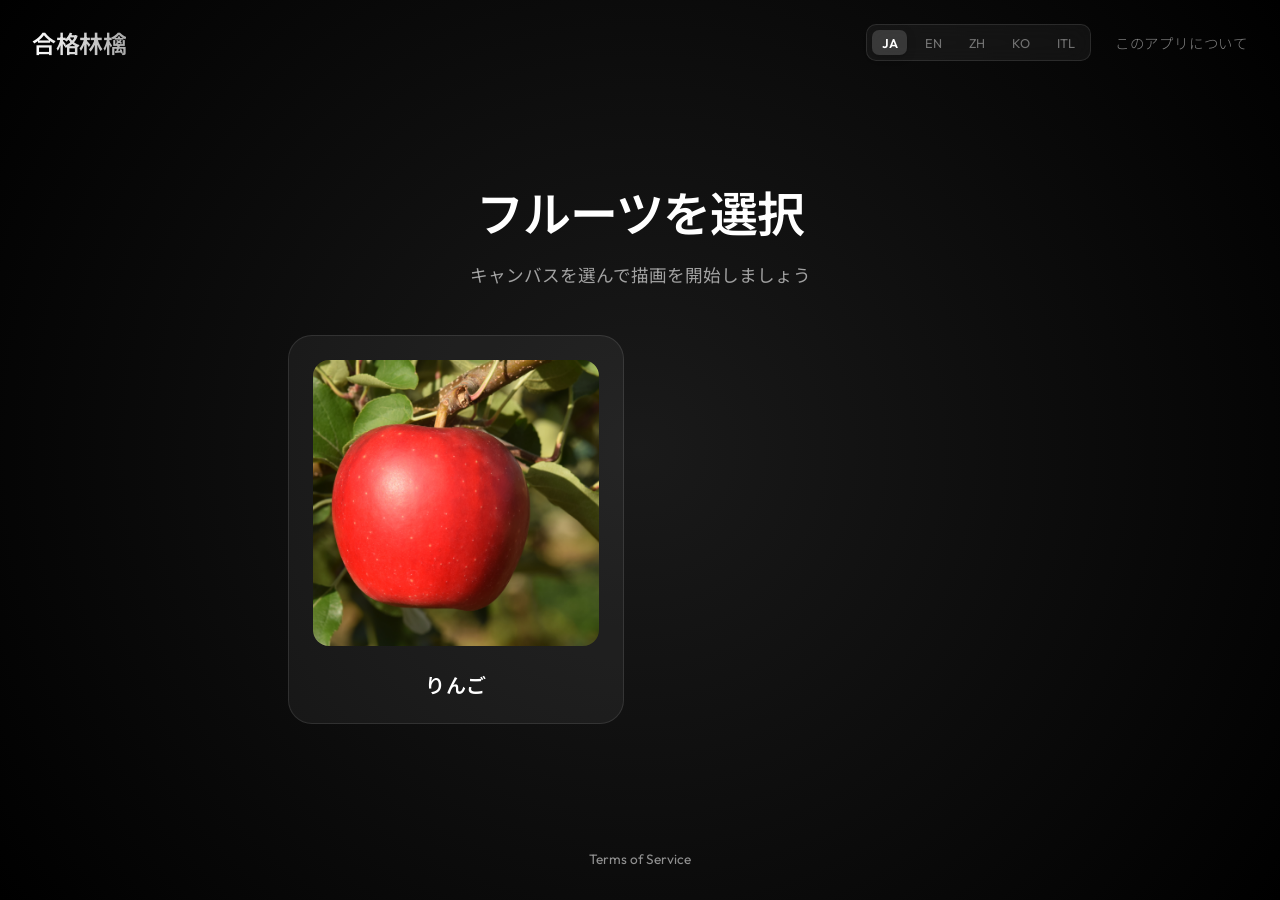
<file: frontend/index.html>
<!DOCTYPE html>
<html lang="en">

<head>
    <meta charset="UTF-8">
    <meta name="viewport" content="width=device-width, initial-scale=1.0, maximum-scale=1.0, user-scalable=no">
    <title data-i18n="title-index">Select Your Fruit - 合格林檎</title>
    <link rel="stylesheet" href="style.css">
    <link rel="preconnect" href="https://fonts.googleapis.com">
    <link rel="preconnect" href="https://fonts.gstatic.com" crossorigin>
    <link
        href="https://fonts.googleapis.com/css2?family=Noto+Sans+JP:wght@300;400;600&family=Outfit:wght@300;400;600&display=swap"
        rel="stylesheet">
    <style>
        body {
            overflow: auto;
            min-height: 100vh;
            display: flex;
            flex-direction: column;
            align-items: center;
            justify-content: flex-start;
            padding-top: 8rem;
            background: radial-gradient(circle at center, #1a1a1a 0%, #000000 100%);
            margin: 0;
        }

        .selection-container {
            max-width: 800px;
            width: 90%;
            padding: 3rem;
            text-align: center;
            position: relative;
        }

        .site-footer {
            width: 100%;
            padding: 1.5rem 1rem 2rem;
            text-align: center;
            margin-top: auto;
        }

        .site-footer a {
            color: rgba(255, 255, 255, 0.55);
            font-size: 0.85rem;
            text-decoration: none;
        }

        .site-footer a:hover {
            color: white;
            text-decoration: underline;
        }

        .top-bar {
            position: absolute;
            top: 0;
            left: 0;
            right: 0;
            display: flex;
            justify-content: space-between;
            align-items: center;
            padding: 1.5rem 2rem;
            z-index: 100;
        }

        .logo {
            font-size: 1.5rem;
            font-weight: 600;
            letter-spacing: -0.02em;
            background: linear-gradient(to right, #fff, #aaa);
            -webkit-background-clip: text;
            background-clip: text;
            -webkit-text-fill-color: transparent;
        }

        .about-link {
            color: white;
            text-decoration: none;
            font-size: 0.9rem;
            opacity: 0.5;
            transition: opacity 0.3s ease;
            font-weight: 300;
            letter-spacing: 0.05rem;
        }

        .about-link:hover {
            opacity: 1;
        }

        .lang-switch {
            display: flex;
            gap: 0.5rem;
            background: rgba(255, 255, 255, 0.05);
            padding: 0.3rem;
            border-radius: 10px;
            backdrop-filter: blur(10px);
            border: 1px solid rgba(255, 255, 255, 0.1);
        }

        .lang-btn {
            background: none;
            border: none;
            color: white;
            opacity: 0.4;
            cursor: pointer;
            font-size: 0.8rem;
            font-family: 'Outfit', sans-serif;
            padding: 0.3rem 0.6rem;
            border-radius: 7px;
            transition: all 0.3s ease;
        }

        .lang-btn:hover {
            opacity: 0.8;
            background: rgba(255, 255, 255, 0.1);
        }

        .lang-btn.active {
            opacity: 1;
            font-weight: 600;
            background: rgba(255, 255, 255, 0.15);
            box-shadow: 0 2px 10px rgba(0, 0, 0, 0.2);
        }

        .selection-header h1 {
            font-size: 3rem;
            font-weight: 600;
            margin-bottom: 1rem;
            letter-spacing: -0.02em;
        }

        .selection-header p {
            font-size: 1.1rem;
            opacity: 0.6;
            margin-bottom: 3rem;
        }

        .fruit-grid {
            display: grid;
            grid-template-columns: repeat(2, 1fr);
            gap: 2rem;
        }

        @media (max-width: 600px) {
            .fruit-grid {
                grid-template-columns: 1fr;
            }
        }

        .fruit-card {
            background: rgba(255, 255, 255, 0.05);
            border: 1px solid rgba(255, 255, 255, 0.1);
            border-radius: 24px;
            padding: 1.5rem;
            cursor: pointer;
            transition: all 0.4s cubic-bezier(0.4, 0, 0.2, 1);
            text-decoration: none;
            color: white;
            display: flex;
            flex-direction: column;
            align-items: center;
            gap: 1.5rem;
        }

        .fruit-card:hover {
            transform: translateY(-10px);
            background: rgba(255, 255, 255, 0.1);
            border-color: rgba(255, 255, 255, 0.3);
            box-shadow: 0 20px 40px rgba(0, 0, 0, 0.4);
        }

        .fruit-card img {
            width: 100%;
            aspect-ratio: 1;
            object-fit: cover;
            border-radius: 16px;
            transition: transform 0.4s ease;
        }

        .fruit-card:hover img {
            transform: scale(1.05);
        }

        .fruit-card span {
            font-size: 1.25rem;
            font-weight: 600;
            letter-spacing: 0.05rem;
        }

        .fruit-card.disabled {
            opacity: 0.6;
            cursor: default;
            pointer-events: none;
            filter: grayscale(0.5);
            position: relative;
        }

        .fruit-card.disabled::after {
            content: attr(data-coming-soon-text);
            position: absolute;
            top: 50%;
            left: 50%;
            transform: translate(-50%, -50%) rotate(-15deg);
            background: rgba(255, 0, 0, 0.8);
            color: white;
            padding: 0.5rem 1rem;
            border-radius: 8px;
            font-weight: 600;
            font-size: 1rem;
            white-space: nowrap;
            z-index: 2;
            box-shadow: 0 4px 15px rgba(0, 0, 0, 0.3);
        }
    </style>
</head>

<body data-page-title="title-index">
    <nav class="top-bar">
        <div class="logo" data-i18n="app-name">合格林檎</div>
        <div style="display: flex; justify-content: flex-end; align-items: center; gap: 1.5rem;">
            <div class="lang-switch">
                <button class="lang-btn" id="btn-ja" onclick="i18n.setLanguage('ja'); updateActiveLang();">JA</button>
                <button class="lang-btn" id="btn-en" onclick="i18n.setLanguage('en'); updateActiveLang();">EN</button>
                <button class="lang-btn" id="btn-zh" onclick="i18n.setLanguage('zh'); updateActiveLang();">ZH</button>
                <button class="lang-btn" id="btn-ko" onclick="i18n.setLanguage('ko'); updateActiveLang();">KO</button>
                <button class="lang-btn" id="btn-itl"
                    onclick="i18n.setLanguage('itl'); updateActiveLang();">ITL</button>
            </div>
            <a href="about.html" class="about-link" data-i18n="about-app">About this app</a>
        </div>
    </nav>

    <div class="selection-container">
        <div class="selection-header">
            <h1 data-i18n="select-fruit">Select a Fruit</h1>
            <p data-i18n="choose-canvas">Choose your canvas to start drawing</p>
        </div>

        <div class="fruit-grid">
            <a href="apple.html?fruit=apple" class="fruit-card">
                <img src="static/images/apple_base.jpg" alt="Apple" data-i18n="fruit-apple">
                <span data-i18n="fruit-apple">Apple</span>
            </a>
        </div>
    </div>
    <footer class="site-footer">
        <a href="terms.html">Terms of Service</a>
    </footer>
    <script src="i18n.js?v=brand1"></script>
    <script>
        function updateActiveLang() {
            const current = i18n.currentLang();
            document.querySelectorAll('.lang-btn').forEach(btn => btn.classList.remove('active'));
            document.getElementById('btn-' + current).classList.add('active');

            // Update Coming Soon text for disabled cards
            const comingSoonText = i18n.t('coming-soon');
            document.querySelectorAll('.fruit-card.disabled').forEach(card => {
                card.setAttribute('data-coming-soon-text', comingSoonText);
            });
        }
        document.addEventListener('DOMContentLoaded', updateActiveLang);
    </script>
</body>

</html>
</file>
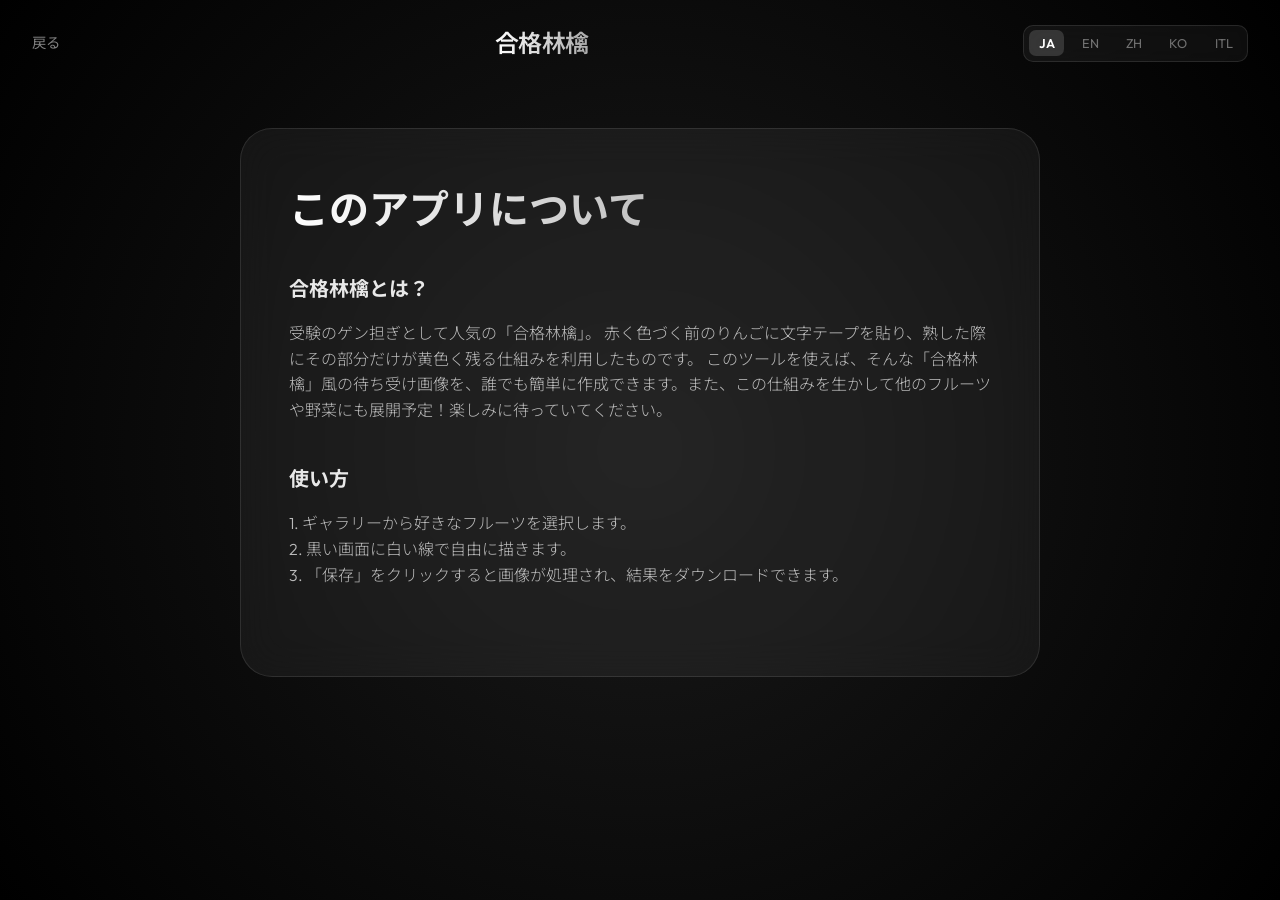
<file: frontend/about.html>
<!DOCTYPE html>
<html lang="en">

<head>
    <meta charset="UTF-8">
    <meta name="viewport" content="width=device-width, initial-scale=1.0, maximum-scale=1.0, user-scalable=no">
    <title data-i18n="about-app">About this app</title>
    <link rel="stylesheet" href="style.css">
    <link rel="preconnect" href="https://fonts.googleapis.com">
    <link rel="preconnect" href="https://fonts.gstatic.com" crossorigin>
    <link
        href="https://fonts.googleapis.com/css2?family=Noto+Sans+JP:wght@300;400;600&family=Outfit:wght@300;400;600&display=swap"
        rel="stylesheet">
    <style>
        body {
            overflow: auto;
            min-height: 100vh;
            display: flex;
            flex-direction: column;
            align-items: center;
            justify-content: flex-start;
            padding-top: 8rem;
            background: radial-gradient(circle at center, #1a1a1a 0%, #000000 100%);
            margin: 0;
            color: white;
            line-height: 1.6;
        }

        .content-container {
            max-width: 800px;
            width: 90%;
            background: rgba(255, 255, 255, 0.05);
            backdrop-filter: blur(20px);
            border: 1px solid rgba(255, 255, 255, 0.1);
            border-radius: 32px;
            padding: 3rem;
            margin-bottom: 4rem;
        }

        h1 {
            font-size: 2.5rem;
            margin-bottom: 2rem;
            background: linear-gradient(to right, #fff, #888);
            -webkit-background-clip: text;
            background-clip: text;
            -webkit-text-fill-color: transparent;
        }

        section {
            margin-bottom: 2.5rem;
            text-align: left;
        }

        h2 {
            font-size: 1.25rem;
            opacity: 0.9;
            margin-bottom: 1rem;
            color: #fff;
        }

        p {
            opacity: 0.7;
            font-weight: 300;
            white-space: pre-line;
        }

        .top-bar {
            position: absolute;
            top: 0;
            left: 0;
            right: 0;
            display: flex;
            justify-content: space-between;
            align-items: center;
            padding: 1.5rem 2rem;
            z-index: 100;
        }

        .lang-switch {
            display: flex;
            gap: 0.5rem;
            background: rgba(255, 255, 255, 0.05);
            padding: 0.3rem;
            border-radius: 10px;
            backdrop-filter: blur(10px);
            border: 1px solid rgba(255, 255, 255, 0.1);
        }

        .lang-btn {
            background: none;
            border: none;
            color: white;
            opacity: 0.4;
            cursor: pointer;
            font-size: 0.8rem;
            font-family: 'Outfit', sans-serif;
            padding: 0.3rem 0.6rem;
            border-radius: 7px;
            transition: all 0.3s ease;
        }

        .lang-btn.active {
            opacity: 1;
            font-weight: 600;
            background: rgba(255, 255, 255, 0.15);
        }

        .logo {
            font-size: 1.5rem;
            font-weight: 600;
            letter-spacing: -0.02em;
            background: linear-gradient(to right, #fff, #aaa);
            -webkit-background-clip: text;
            background-clip: text;
            -webkit-text-fill-color: transparent;
        }

        .back-btn {
            color: white;
            text-decoration: none;
            font-size: 0.9rem;
            opacity: 0.5;
            transition: all 0.3s ease;
        }

        .back-btn:hover {
            opacity: 1;
        }
    </style>
</head>

<body data-page-title="about-app">
    <nav class="top-bar">
        <a href="index.html" class="back-btn" data-i18n="back">Back</a>
        <div class="logo" data-i18n="app-name">合格林檎</div>
        <div class="lang-switch">
            <button class="lang-btn" id="btn-ja" onclick="i18n.setLanguage('ja'); updateActiveLang();">JA</button>
            <button class="lang-btn" id="btn-en" onclick="i18n.setLanguage('en'); updateActiveLang();">EN</button>
            <button class="lang-btn" id="btn-zh" onclick="i18n.setLanguage('zh'); updateActiveLang();">ZH</button>
            <button class="lang-btn" id="btn-ko" onclick="i18n.setLanguage('ko'); updateActiveLang();">KO</button>
            <button class="lang-btn" id="btn-itl" onclick="i18n.setLanguage('itl'); updateActiveLang();">ITL</button>
        </div>
    </nav>

    <div class="content-container">
        <h1 data-i18n="about-app">About this app</h1>

        <section>
            <h2 data-i18n="about-header-1">What is 合格林檎?</h2>
            <p data-i18n="about-desc-1">合格林檎 is a creative sketch application that lets you draw on various fruit
                canvases. Your strokes are processed using advanced image blending to create unique visual results.</p>
        </section>

        <section>
            <h2 data-i18n="about-header-2">How to use</h2>
            <p data-i18n="about-desc-2">1. Select a fruit from the gallery. 2. Draw your design with white ink on the
                black canvas. 3. Click "Save" to process and download your final creation.</p>
        </section>
    </div>

    <script src="i18n.js?v=brand1"></script>
    <script>
        function updateActiveLang() {
            const current = i18n.currentLang();
            document.querySelectorAll('.lang-btn').forEach(btn => btn.classList.remove('active'));
            document.getElementById('btn-' + current).classList.add('active');
        }
        document.addEventListener('DOMContentLoaded', updateActiveLang);
    </script>
</body>

</html>
</file>
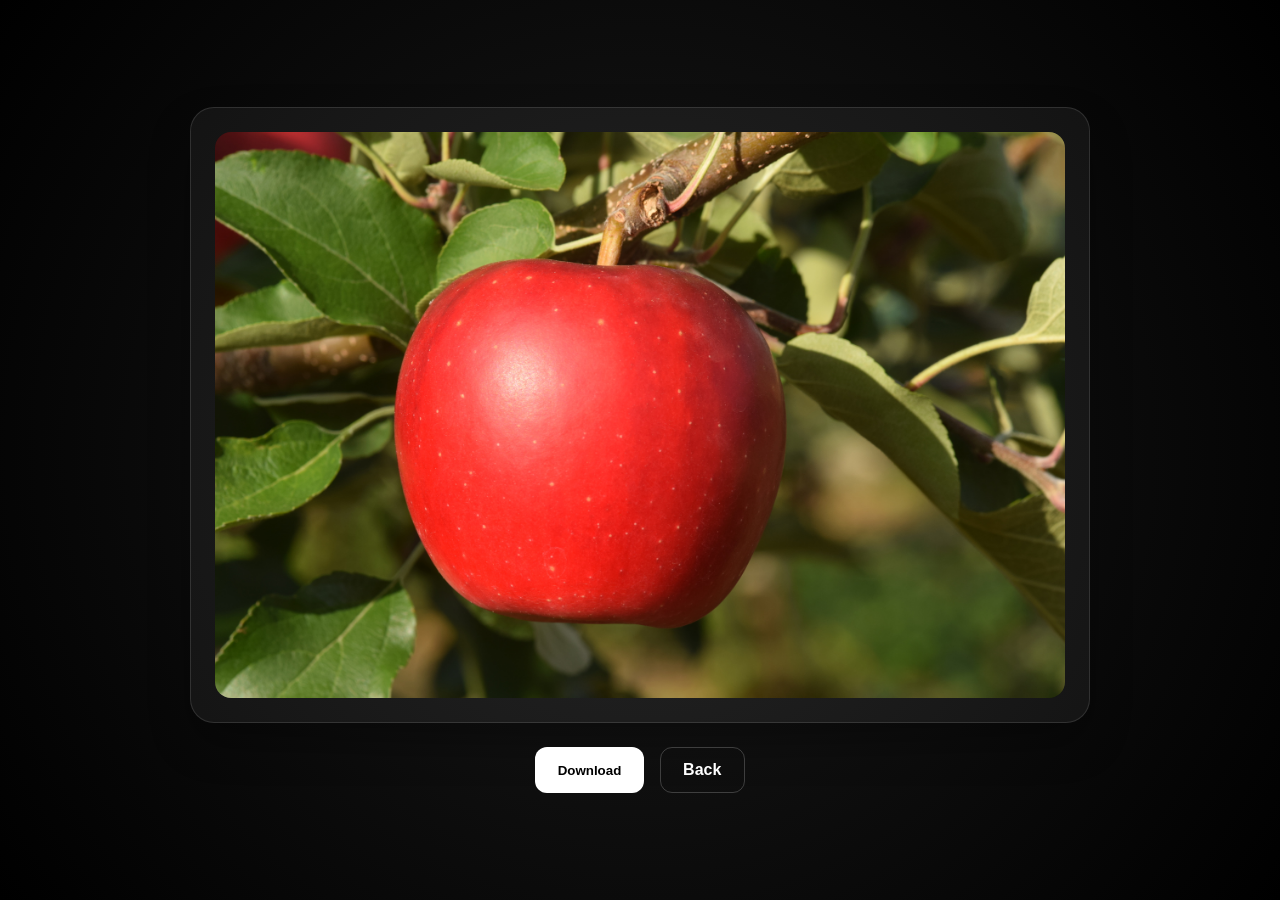
<file: frontend/result.html>
<!DOCTYPE html>
<html lang="en">
<head>
    <meta charset="UTF-8">
    <meta name="viewport" content="width=device-width, initial-scale=1.0, maximum-scale=1.0, user-scalable=no">
    <title>Result - 合格林檎</title>
    <link rel="stylesheet" href="style.css">
    <style>
        body {
            overflow: auto;
            min-height: 100vh;
            display: flex;
            align-items: center;
            justify-content: center;
            background: radial-gradient(circle at center, #1a1a1a 0%, #000000 100%);
            margin: 0;
            padding: 2rem;
        }

        .result-container {
            width: min(900px, 100%);
            display: flex;
            flex-direction: column;
            align-items: center;
            gap: 1.5rem;
            text-align: center;
        }

        .result-card {
            width: 100%;
            background: rgba(255, 255, 255, 0.05);
            border: 1px solid rgba(255, 255, 255, 0.12);
            border-radius: 24px;
            padding: 1.5rem;
            box-shadow: 0 20px 40px rgba(0, 0, 0, 0.3);
        }

        .result-image {
            width: 100%;
            max-height: 70vh;
            object-fit: contain;
            display: block;
            border-radius: 16px;
            background: #111;
        }

        .actions {
            display: flex;
            gap: 1rem;
            flex-wrap: wrap;
            justify-content: center;
        }

        .btn {
            border: none;
            padding: 0.8rem 1.4rem;
            border-radius: 12px;
            font-family: inherit;
            font-weight: 600;
            cursor: pointer;
        }

        .btn.primary {
            background: white;
            color: black;
        }

        .btn.secondary {
            background: transparent;
            color: white;
            border: 1px solid rgba(255, 255, 255, 0.2);
        }

        a.btn {
            text-decoration: none;
            display: inline-block;
        }
    </style>
</head>
<body>
    <div class="result-container">
        <div class="result-card">
            <img id="resultImage" class="result-image" src="" alt="Processed result" />
        </div>

        <div class="actions">
            <button id="downloadBtn" class="btn primary">Download</button>
            <a id="backToDrawing" href="apple.html?fruit=apple" class="btn secondary">Back</a>
        </div>
    </div>

    <script>
        const resultImage = document.getElementById('resultImage');
        const downloadBtn = document.getElementById('downloadBtn');

        const params = new URLSearchParams(window.location.search);
        const backToDrawing = document.getElementById('backToDrawing');
        backToDrawing.href = `apple.html?fruit=${encodeURIComponent(params.get('fruit') || 'apple')}`;

        async function loadResultImage() {
            const request = indexedDB.open('passapple', 1);
            const record = await new Promise((resolve, reject) => {
                request.onupgradeneeded = () => request.result.createObjectStore('results');
                request.onerror = () => reject(request.error);
                request.onsuccess = () => {
                    const transaction = request.result.transaction('results', 'readonly');
                    const getRequest = transaction.objectStore('results').get('latest');
                    getRequest.onsuccess = () => resolve(getRequest.result);
                    getRequest.onerror = () => reject(getRequest.error);
                };
            });
            return record ? URL.createObjectURL(record.image) : '';
        }

        loadResultImage().then((imageUrl) => {
            if (imageUrl) {
                resultImage.src = imageUrl;
                return;
            }
            const fruit = params.get('fruit') || 'apple';
            resultImage.src = `static/images/${fruit}_base.jpg`;
        }).catch((error) => {
            console.error('[PassApple] failed to load result image', error);
        });

        downloadBtn.addEventListener('click', () => {
            if (!resultImage.src) return;
            const link = document.createElement('a');
            link.href = resultImage.src;
            link.download = 'passapple-result.png';
            document.body.appendChild(link);
            link.click();
            document.body.removeChild(link);
        });
    </script>
</body>
</html>
</file>
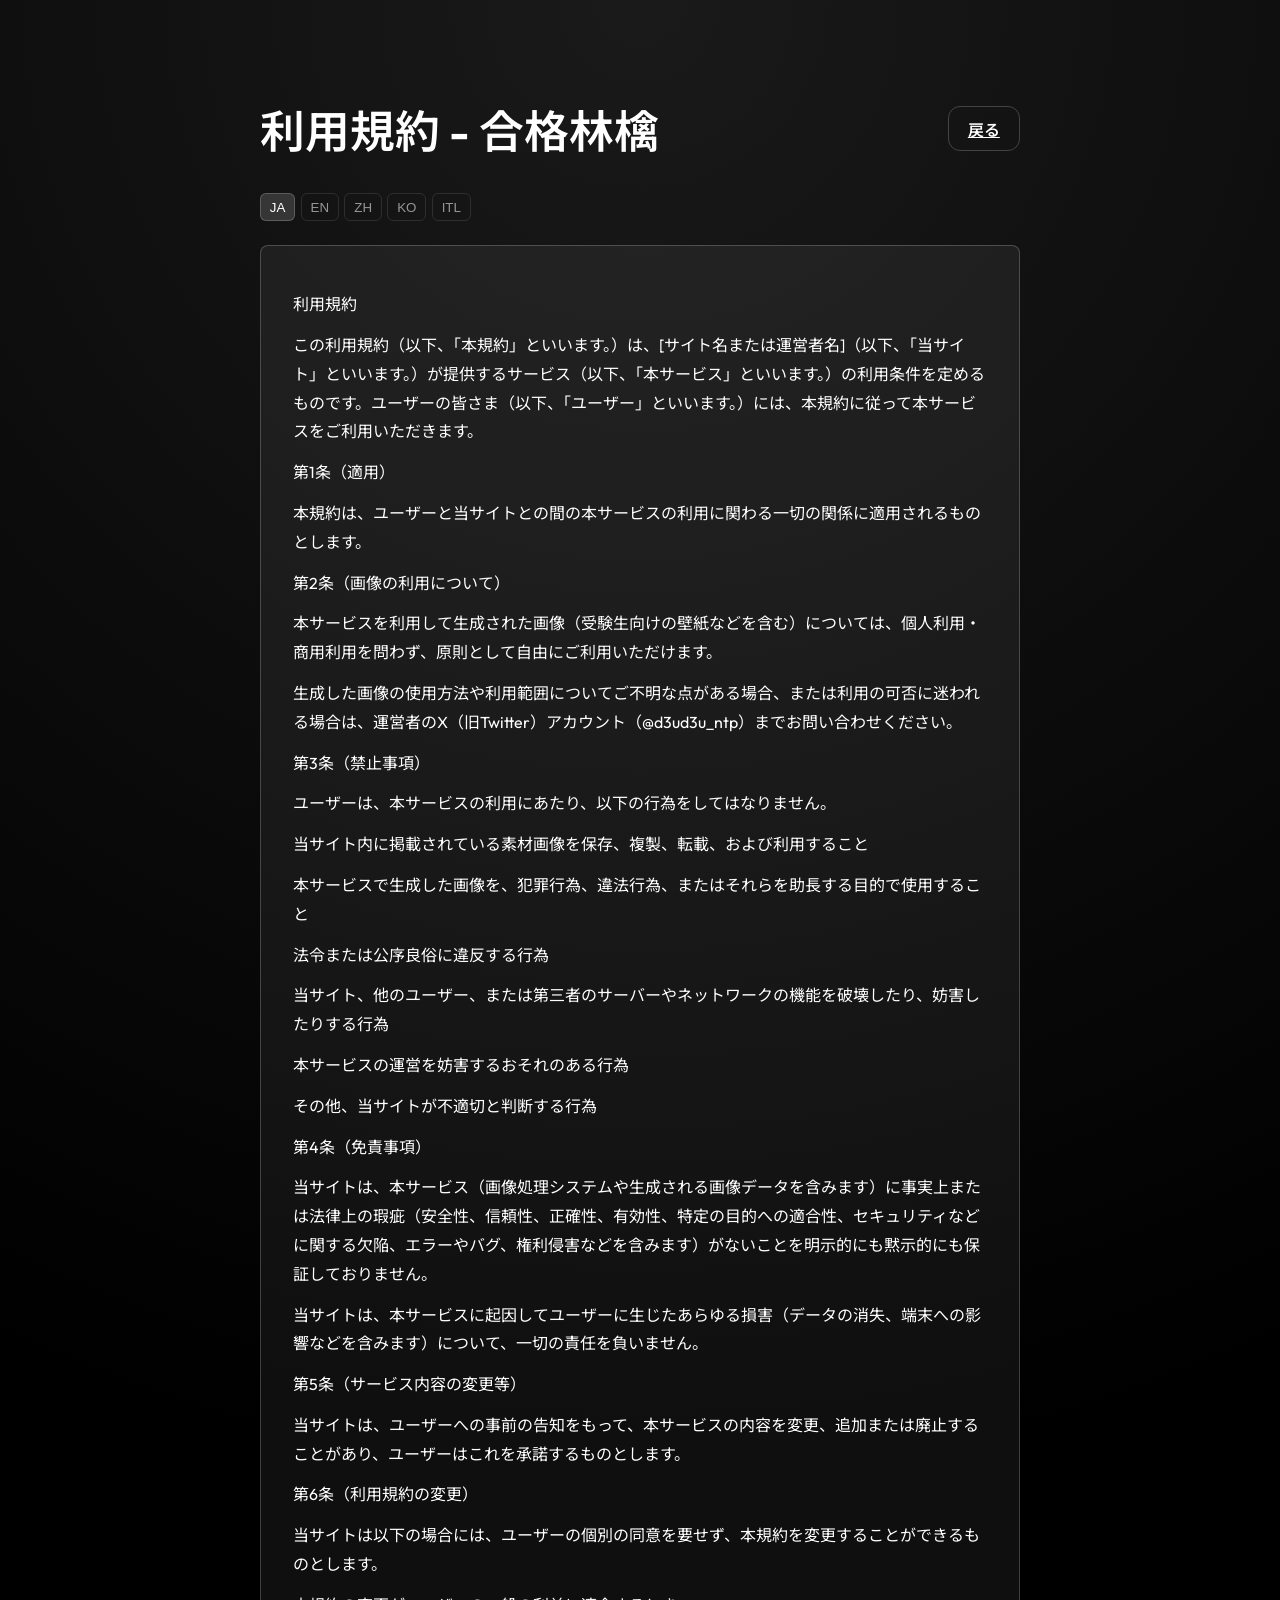
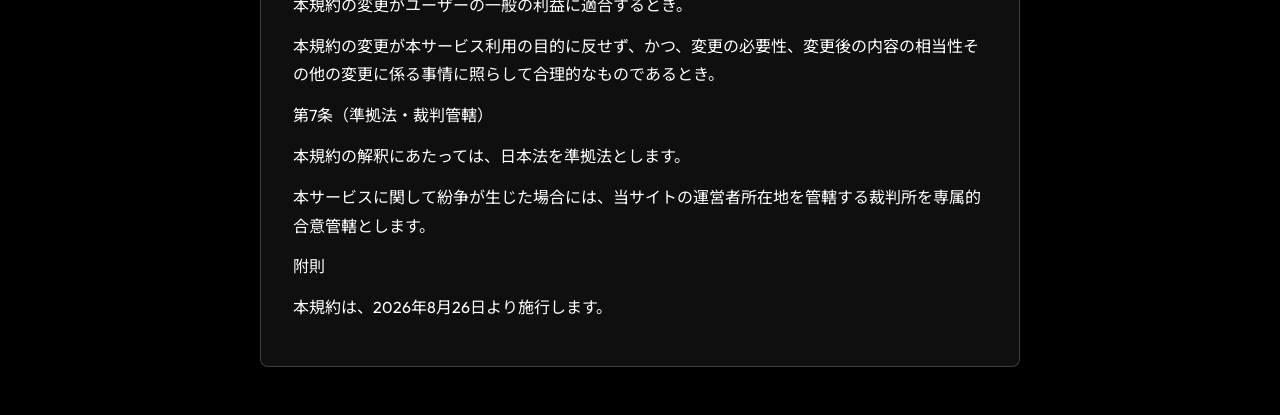
<file: frontend/terms.html>
<!DOCTYPE html>
<html lang="ja">
<head>
    <meta charset="UTF-8">
    <meta name="viewport" content="width=device-width, initial-scale=1.0">
    <title data-i18n="terms-title">Terms of Service - 合格林檎</title>
    <link rel="stylesheet" href="style.css">
    <link rel="preconnect" href="https://fonts.googleapis.com">
    <link rel="preconnect" href="https://fonts.gstatic.com" crossorigin>
    <link href="https://fonts.googleapis.com/css2?family=Noto+Sans+JP:wght@300;400;600&family=Outfit:wght@300;400;600&display=swap" rel="stylesheet">
    <style>
        body {
            min-height: 100vh;
            height: auto;
            overflow: auto;
            padding: 6rem 1.25rem 3rem;
            background: radial-gradient(circle at top, #1a1a1a 0%, #000000 70%);
        }

        .terms-page {
            width: min(760px, 100%);
            margin: 0 auto;
        }

        .terms-header {
            display: flex;
            align-items: center;
            justify-content: space-between;
            gap: 1rem;
            margin-bottom: 2rem;
        }

        .terms-header h1 {
            font-size: clamp(1.8rem, 5vw, 2.8rem);
            font-weight: 600;
        }

        .lang-switch {
            display: flex;
            gap: 0.35rem;
            margin-bottom: 1.5rem;
        }

        .lang-btn {
            padding: 0.35rem 0.55rem;
            border: 1px solid var(--glass-border);
            border-radius: 6px;
            background: transparent;
            color: white;
            opacity: 0.55;
            cursor: pointer;
        }

        .lang-btn.active {
            opacity: 1;
            background: rgba(255, 255, 255, 0.15);
        }

        .terms-content {
            padding: 2rem;
            background: rgba(255, 255, 255, 0.06);
            border: 1px solid var(--glass-border);
            border-radius: 8px;
            line-height: 1.8;
        }

        .terms-content h1,
        .terms-content h2,
        .terms-content h3 {
            margin: 1.5rem 0 0.75rem;
            line-height: 1.3;
        }

        .terms-content h1:first-child,
        .terms-content h2:first-child,
        .terms-content h3:first-child {
            margin-top: 0;
        }

        .terms-content p,
        .terms-content ul {
            margin: 0.75rem 0;
        }

        .terms-content ul {
            padding-left: 1.5rem;
        }

        .terms-empty {
            color: rgba(255, 255, 255, 0.65);
        }

        @media (max-width: 600px) {
            .terms-header {
                align-items: flex-start;
                flex-direction: column;
            }

            .terms-content {
                padding: 1.25rem;
            }
        }
    </style>
</head>
<body>
    <main class="terms-page">
        <header class="terms-header">
            <h1 data-i18n="terms-title">Terms of Service</h1>
            <a class="btn secondary" href="index.html" data-i18n="back">Back</a>
        </header>
        <nav class="lang-switch" aria-label="Language">
            <button class="lang-btn" data-lang="ja">JA</button>
            <button class="lang-btn" data-lang="en">EN</button>
            <button class="lang-btn" data-lang="zh">ZH</button>
            <button class="lang-btn" data-lang="ko">KO</button>
            <button class="lang-btn" data-lang="itl">ITL</button>
        </nav>
        <article id="termsContent" class="terms-content" aria-live="polite">Loading...</article>
    </main>
    <script src="i18n.js?v=brand1"></script>
    <script>
        const termsContent = document.getElementById('termsContent');

        function renderMarkdown(markdown) {
            const fragment = document.createDocumentFragment();
            const lines = markdown.replace(/\r/g, '').split('\n');
            let list = null;

            const closeList = () => {
                if (list) {
                    fragment.appendChild(list);
                    list = null;
                }
            };

            for (const line of lines) {
                const trimmed = line.trim();
                if (!trimmed) {
                    closeList();
                    continue;
                }

                const heading = trimmed.match(/^(#{1,3})\s+(.+)$/);
                const item = trimmed.match(/^[-*]\s+(.+)$/);
                if (heading) {
                    closeList();
                    const element = document.createElement(`h${heading[1].length}`);
                    element.textContent = heading[2];
                    fragment.appendChild(element);
                } else if (item) {
                    if (!list) list = document.createElement('ul');
                    const element = document.createElement('li');
                    element.textContent = item[1];
                    list.appendChild(element);
                } else {
                    closeList();
                    const element = document.createElement('p');
                    element.textContent = trimmed;
                    fragment.appendChild(element);
                }
            }
            closeList();
            termsContent.replaceChildren(fragment);
        }

        async function loadTerms() {
            const language = i18n.currentLang();
            const sources = language === 'ja'
                ? ['static/texts/terms.md', 'static/text/terms.md']
                : [`static/texts/terms.${language}.md`, 'static/texts/terms.md', 'static/text/terms.md'];
            for (const source of sources) {
                try {
                    const response = await fetch(source);
                    if (!response.ok) continue;
                    const markdown = await response.text();
                    if (markdown.trim()) {
                        renderMarkdown(markdown);
                        return;
                    }
                } catch (error) {
                    // Try the next supported path.
                }
            }
            termsContent.innerHTML = `<p class="terms-empty">${i18n.t('terms-empty')}</p>`;
        }

        function updateLanguageButtons() {
            document.querySelectorAll('.lang-btn').forEach((button) => {
                button.classList.toggle('active', button.dataset.lang === i18n.currentLang());
            });
        }

        document.querySelectorAll('.lang-btn').forEach((button) => {
            button.addEventListener('click', () => {
                i18n.setLanguage(button.dataset.lang);
                updateLanguageButtons();
                loadTerms();
            });
        });

        document.addEventListener('DOMContentLoaded', () => {
            updateLanguageButtons();
            loadTerms();
        });
    </script>
</body>
</html>
</file>
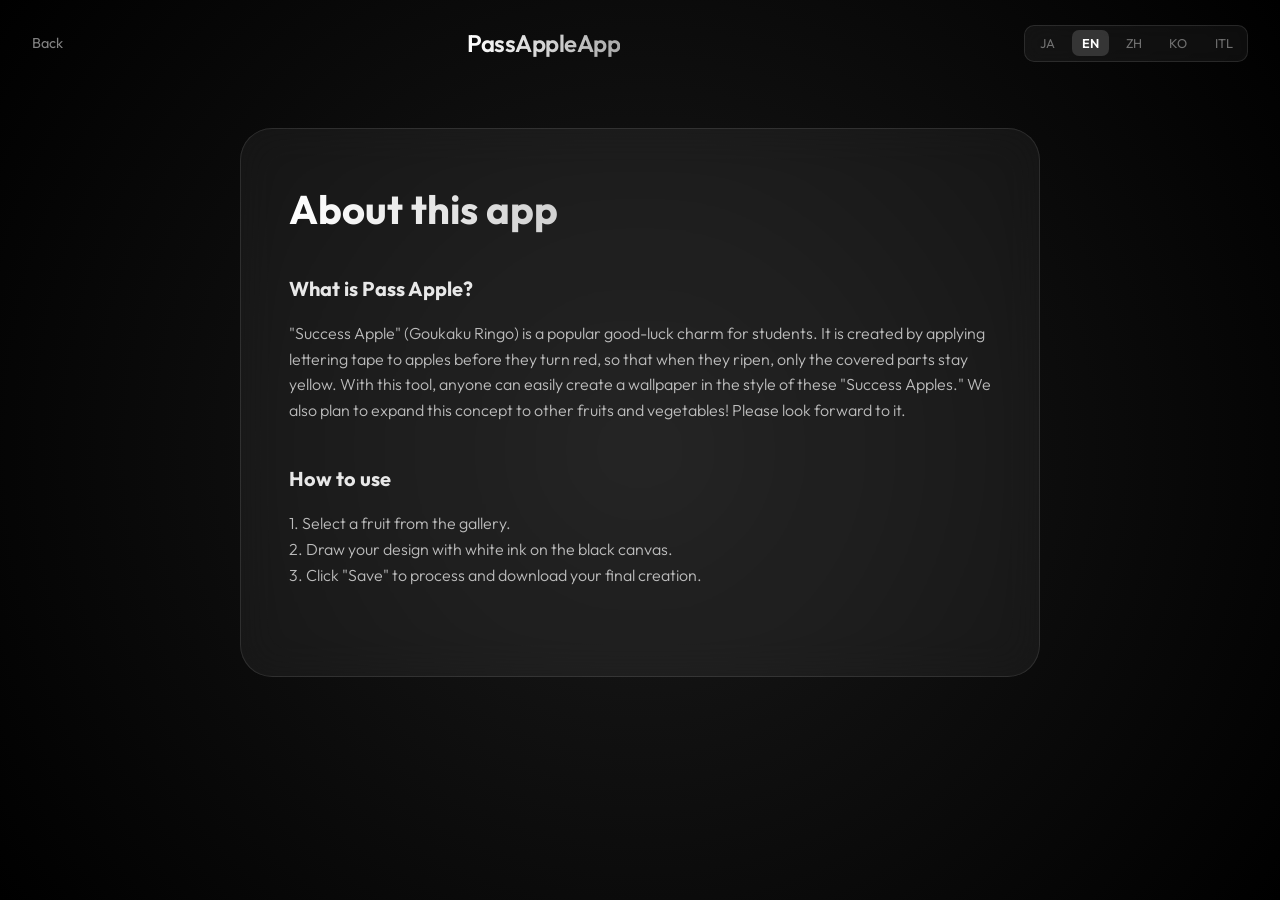
<file: PassAppleFront/frontend/about.html>
<!DOCTYPE html>
<html lang="en">

<head>
    <meta charset="UTF-8">
    <meta name="viewport" content="width=device-width, initial-scale=1.0, maximum-scale=1.0, user-scalable=no">
    <title data-i18n="about-app">About this app</title>
    <link rel="stylesheet" href="style.css">
    <link rel="preconnect" href="https://fonts.googleapis.com">
    <link rel="preconnect" href="https://fonts.gstatic.com" crossorigin>
    <link
        href="https://fonts.googleapis.com/css2?family=Noto+Sans+JP:wght@300;400;600&family=Outfit:wght@300;400;600&display=swap"
        rel="stylesheet">
    <style>
        body {
            overflow: auto;
            min-height: 100vh;
            display: flex;
            flex-direction: column;
            align-items: center;
            justify-content: flex-start;
            padding-top: 8rem;
            background: radial-gradient(circle at center, #1a1a1a 0%, #000000 100%);
            margin: 0;
            color: white;
            line-height: 1.6;
        }

        .content-container {
            max-width: 800px;
            width: 90%;
            background: rgba(255, 255, 255, 0.05);
            backdrop-filter: blur(20px);
            border: 1px solid rgba(255, 255, 255, 0.1);
            border-radius: 32px;
            padding: 3rem;
            margin-bottom: 4rem;
        }

        h1 {
            font-size: 2.5rem;
            margin-bottom: 2rem;
            background: linear-gradient(to right, #fff, #888);
            -webkit-background-clip: text;
            background-clip: text;
            -webkit-text-fill-color: transparent;
        }

        section {
            margin-bottom: 2.5rem;
            text-align: left;
        }

        h2 {
            font-size: 1.25rem;
            opacity: 0.9;
            margin-bottom: 1rem;
            color: #fff;
        }

        p {
            opacity: 0.7;
            font-weight: 300;
            white-space: pre-line;
        }

        .top-bar {
            position: absolute;
            top: 0;
            left: 0;
            right: 0;
            display: flex;
            justify-content: space-between;
            align-items: center;
            padding: 1.5rem 2rem;
            z-index: 100;
        }

        .lang-switch {
            display: flex;
            gap: 0.5rem;
            background: rgba(255, 255, 255, 0.05);
            padding: 0.3rem;
            border-radius: 10px;
            backdrop-filter: blur(10px);
            border: 1px solid rgba(255, 255, 255, 0.1);
        }

        .lang-btn {
            background: none;
            border: none;
            color: white;
            opacity: 0.4;
            cursor: pointer;
            font-size: 0.8rem;
            font-family: 'Outfit', sans-serif;
            padding: 0.3rem 0.6rem;
            border-radius: 7px;
            transition: all 0.3s ease;
        }

        .lang-btn.active {
            opacity: 1;
            font-weight: 600;
            background: rgba(255, 255, 255, 0.15);
        }

        .logo {
            font-size: 1.5rem;
            font-weight: 600;
            letter-spacing: -0.02em;
            background: linear-gradient(to right, #fff, #aaa);
            -webkit-background-clip: text;
            background-clip: text;
            -webkit-text-fill-color: transparent;
        }

        .back-btn {
            color: white;
            text-decoration: none;
            font-size: 0.9rem;
            opacity: 0.5;
            transition: all 0.3s ease;
        }

        .back-btn:hover {
            opacity: 1;
        }
    </style>
</head>

<body data-page-title="about-app">
    <nav class="top-bar">
        <a href="index.html" class="back-btn" data-i18n="back">Back</a>
        <div class="logo" data-i18n="app-name">PassAppleApp</div>
        <div class="lang-switch">
            <button class="lang-btn" id="btn-ja" onclick="i18n.setLanguage('ja'); updateActiveLang();">JA</button>
            <button class="lang-btn" id="btn-en" onclick="i18n.setLanguage('en'); updateActiveLang();">EN</button>
            <button class="lang-btn" id="btn-zh" onclick="i18n.setLanguage('zh'); updateActiveLang();">ZH</button>
            <button class="lang-btn" id="btn-ko" onclick="i18n.setLanguage('ko'); updateActiveLang();">KO</button>
            <button class="lang-btn" id="btn-itl" onclick="i18n.setLanguage('itl'); updateActiveLang();">ITL</button>
        </div>
    </nav>

    <div class="content-container">
        <h1 data-i18n="about-app">About this app</h1>

        <section>
            <h2 data-i18n="about-header-1">What is Pass Apple?</h2>
            <p data-i18n="about-desc-1">Pass Apple is a creative sketch application that lets you draw on various fruit
                canvases. Your strokes are processed using advanced image blending to create unique visual results.</p>
        </section>

        <section>
            <h2 data-i18n="about-header-2">How to use</h2>
            <p data-i18n="about-desc-2">1. Select a fruit from the gallery. 2. Draw your design with white ink on the
                black canvas. 3. Click "Save" to process and download your final creation.</p>
        </section>
    </div>

    <script src="i18n.js"></script>
    <script>
        function updateActiveLang() {
            const current = i18n.currentLang();
            document.querySelectorAll('.lang-btn').forEach(btn => btn.classList.remove('active'));
            document.getElementById('btn-' + current).classList.add('active');
        }
        document.addEventListener('DOMContentLoaded', updateActiveLang);
    </script>
</body>

</html>
</file>
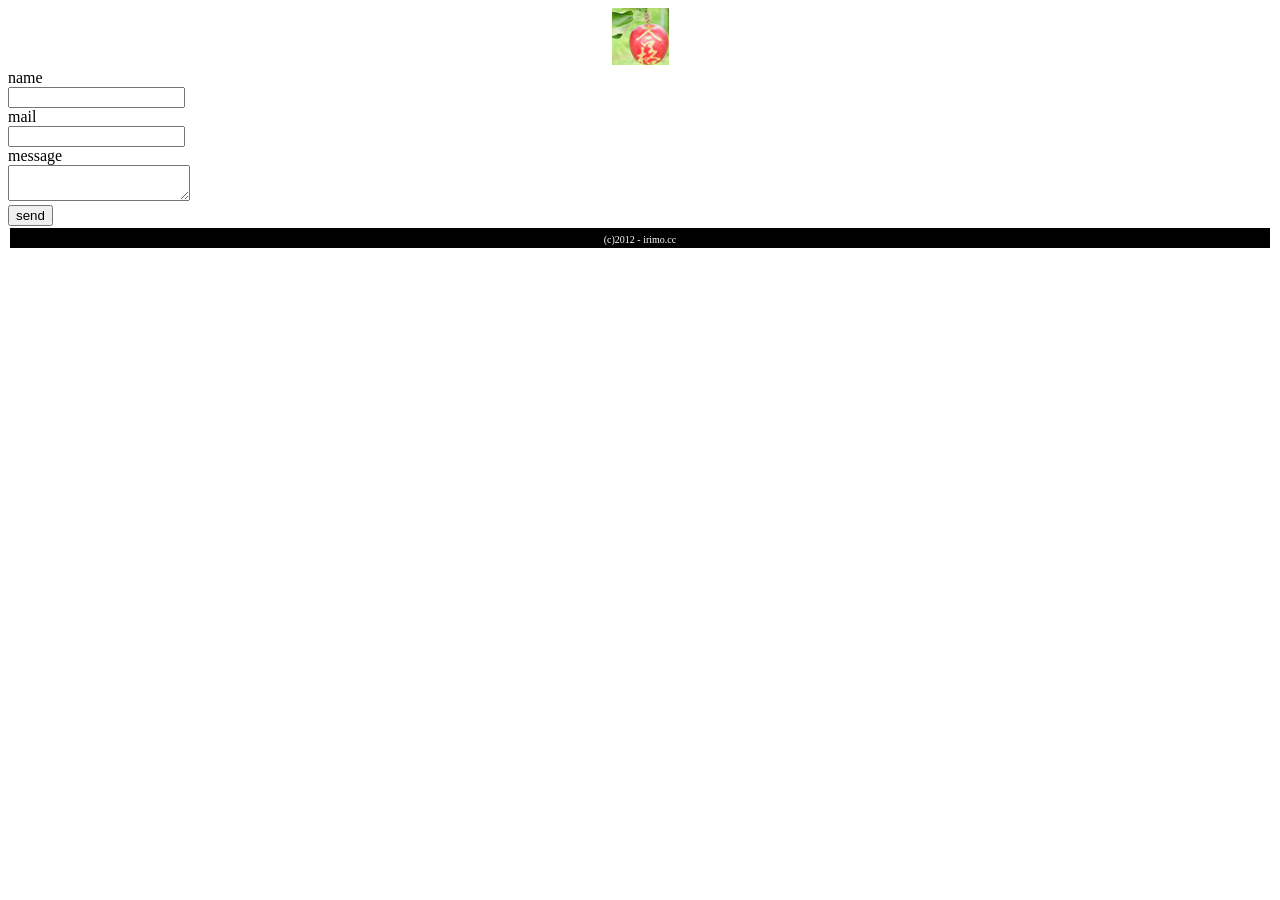
<file: PassAppleFront/frontend/old/en_mail.html>
<!DOCTYPE html>
<html>
<head>
  <meta charset="utf-8" />
  <title>PassApple(en) - mail form</title>
  <script>
  (function(i,s,o,g,r,a,m){i['GoogleAnalyticsObject']=r;i[r]=i[r]||function(){
  (i[r].q=i[r].q||[]).push(arguments)},i[r].l=1*new Date();a=s.createElement(o),
  m=s.getElementsByTagName(o)[0];a.async=1;a.src=g;m.parentNode.insertBefore(a,m)
  })(window,document,'script','//www.google-analytics.com/analytics.js','ga');

  ga('create', 'UA-29191581-4', 'irimo.cc');
  ga('send', 'pageview');

</script>
</head>
<body>
<div align="center">
<a href="./index.html"><img border=0 src="logo.png" /></a>
</div>

  <FORM action=mail_common.php method=POST>
<input type="hidden" name="title" value="from passapple(en)">
name<br />
<input type="text" name="handlename"><br />
mail<br />
<input type="text" name="mail"><br />
message<br />
<textarea name="message">
</textarea><br />
<input type="submit" value="send">

<table width="100%">
  <tr>
    <td bgcolor="#000000" align="center">
      <font size="-2" color="#ffffff">(c)2012 - irimo.cc</font>
    </td>
  </tr>
</table>

</font>
</body>
</html>
</file>
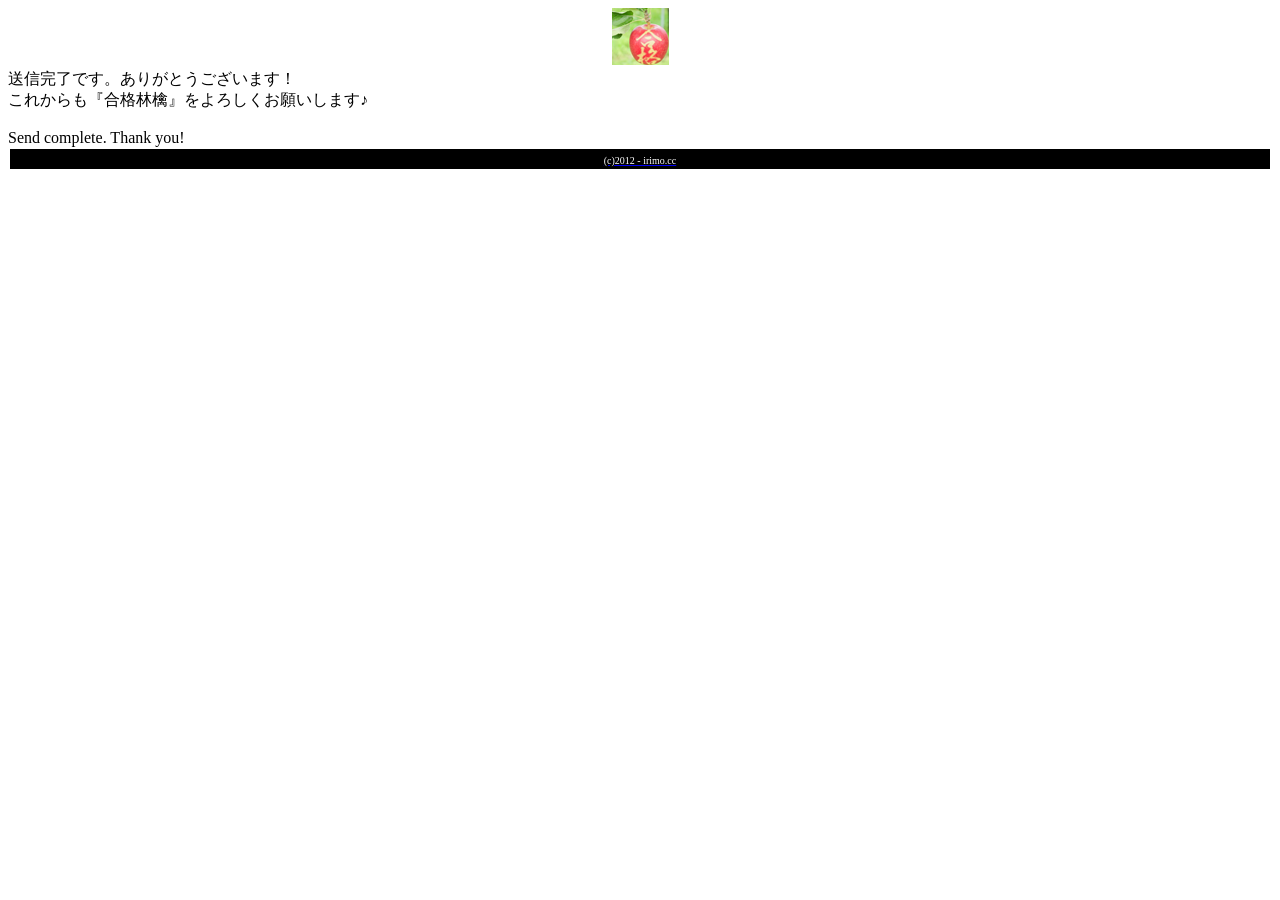
<file: PassAppleFront/frontend/old/thanks.html>
<!DOCTYPE html>
<html>
<head>
  <meta charset="utf-8" />
  <title>PassApple(en)-mail form</title>
  <script>
  (function(i,s,o,g,r,a,m){i['GoogleAnalyticsObject']=r;i[r]=i[r]||function(){
  (i[r].q=i[r].q||[]).push(arguments)},i[r].l=1*new Date();a=s.createElement(o),
  m=s.getElementsByTagName(o)[0];a.async=1;a.src=g;m.parentNode.insertBefore(a,m)
  })(window,document,'script','//www.google-analytics.com/analytics.js','ga');

  ga('create', 'UA-29191581-4', 'irimo.cc');
  ga('send', 'pageview');

</script>
</head>
<body>

<div align="center">
<a href="./index.html"><img border=0 src="logo.png" /></a>
</div>
送信完了です。ありがとうございます！<br />
これからも『合格林檎』をよろしくお願いします♪<br />
<br />
Send complete. Thank you!
<table width="100%">
  <tr>
    <td bgcolor="#000000" align="center">
      <a href="./"><font size="-2" color="#ffffff">(c)2012 - irimo.cc</font></a>
    </td>
  </tr>
</table>

</font>
</body>
</html>
</file>
<file: frontend/style.css>
:root {
    --bg-color: #000000;
    --accent-color: #ffffff;
    --ui-bg: rgba(255, 255, 255, 0.1);
    --glass-border: rgba(255, 255, 255, 0.2);
    --text-color: #ffffff;
    --primary-btn: #ffffff;
    --primary-btn-text: #000000;
}

* {
    margin: 0;
    padding: 0;
    box-sizing: border-box;
    -webkit-tap-highlight-color: transparent;
}

body {
    font-family: 'Outfit', 'Noto Sans JP', sans-serif;
    background-color: var(--bg-color);
    color: var(--text-color);
    overflow: hidden;
    height: 100vh;
    width: 100vw;
}

.app-container {
    position: relative;
    width: 100%;
    height: 100%;
    overflow: hidden;
}

#transformLayer {
    width: 100%;
    height: 100%;
    position: absolute;
    top: 0;
    left: 0;
    will-change: transform;
}

.background-layer {
    position: absolute;
    top: 0;
    left: 0;
    width: 100%;
    height: 100%;
    z-index: 1;
}

.background-layer img {
    width: 100%;
    height: 100%;
    object-fit: cover;
}

canvas {
    display: block;
    cursor: crosshair;
    background: transparent;
    position: absolute;
    top: 0;
    left: 0;
    z-index: 2;
    opacity: 0.5;
}

.ui-overlay {
    position: absolute;
    bottom: 2rem;
    left: 50%;
    transform: translateX(-50%);
    z-index: 10;
    width: 95%;
    max-width: 800px;
}

.glass {
    background: var(--ui-bg);
    backdrop-filter: blur(12px);
    -webkit-backdrop-filter: blur(12px);
    border: 1px solid var(--glass-border);
    border-radius: 20px;
    box-shadow: 0 8px 32px 0 rgba(0, 0, 0, 0.37);
}

.toolbar {
    padding: 0.8rem 1.2rem;
    display: flex;
    align-items: center;
    gap: 1rem;
    justify-content: center;
    flex-wrap: wrap;
}

.tool-group {
    display: flex;
    align-items: center;
    gap: 0.8rem;
    flex-grow: 1;
    min-width: 200px;
}

.tool-group label {
    font-size: 0.9rem;
    font-weight: 600;
    opacity: 0.8;
}

input[type="range"] {
    flex-grow: 1;
    accent-color: var(--accent-color);
    cursor: pointer;
}

#sizeValue {
    font-size: 0.8rem;
    min-width: 40px;
    text-align: right;
    font-variant-numeric: tabular-nums;
}

.divider {
    width: 1px;
    height: 24px;
    background: var(--glass-border);
}

.btn {
    border: none;
    padding: 0.6rem 1.2rem;
    border-radius: 12px;
    font-family: inherit;
    font-weight: 600;
    cursor: pointer;
    transition: all 0.2s ease;
    white-space: nowrap;
}

.btn.primary {
    background-color: var(--primary-btn);
    color: var(--primary-btn-text);
}

.btn.primary:hover {
    transform: translateY(-2px);
    box-shadow: 0 4px 12px rgba(255, 255, 255, 0.2);
}

.btn.secondary {
    background: transparent;
    color: var(--accent-color);
    border: 1px solid var(--glass-border);
}

.btn.secondary:hover {
    background: rgba(255, 255, 255, 0.05);
}

.btn:active {
    transform: translateY(0);
}

.hint {
    position: absolute;
    top: 1.5rem;
    left: 50%;
    transform: translateX(-50%);
    opacity: 0.4;
    font-size: 0.8rem;
    pointer-events: none;
    letter-spacing: 0.1rem;
    text-transform: uppercase;
}

@media (max-width: 600px) {
    .toolbar {
        padding: 0.6rem;
        gap: 0.8rem;
    }

    .tool-group {
        width: 100%;
        min-width: 100%;
        order: -1;
    }

    .divider {
        display: none;
    }

    .ui-overlay {
        bottom: 1rem;
        width: 98%;
    }

    .btn {
        padding: 0.5rem 0.8rem;
        font-size: 0.85rem;
        flex: 1 1 auto;
        text-align: center;
    }
}

/* Modal Styles */
.modal-overlay {
    position: fixed;
    top: 0;
    left: 0;
    width: 100%;
    height: 100%;
    background: rgba(0, 0, 0, 0.8);
    backdrop-filter: blur(8px);
    z-index: 100;
    display: flex;
    align-items: center;
    justify-content: center;
    transition: opacity 0.3s ease;
}

.modal-overlay.hidden {
    opacity: 0;
    pointer-events: none;
}

.modal-content {
    width: 90%;
    max-width: 600px;
    padding: 2rem;
    position: relative;
}

.modal-header {
    display: flex;
    justify-content: space-between;
    align-items: center;
    margin-bottom: 1.5rem;
}

.close-btn {
    background: none;
    border: none;
    color: var(--text-color);
    font-size: 2rem;
    cursor: pointer;
    line-height: 1;
}

.modal-body {
    display: flex;
    justify-content: center;
    align-items: center;
    margin-bottom: 1.5rem;
}

.modal-body img {
    max-width: 100%;
    max-height: 60vh;
    border-radius: 12px;
    box-shadow: 0 4px 20px rgba(0, 0, 0, 0.5);
}

.modal-footer {
    display: flex;
    justify-content: center;
}

/* Loading Spinner Styles */
.loader-content {
    display: flex;
    flex-direction: column;
    align-items: center;
    gap: 1.5rem;
}

.modern-spinner {
    width: 60px;
    height: 60px;
    border: 3px solid rgba(255, 255, 255, 0.1);
    border-top: 3px solid #ffffff;
    border-radius: 50%;
    animation: spin 1s cubic-bezier(0.5, 0, 0.5, 1) infinite;
    position: relative;
}

.modern-spinner::before {
    content: '';
    position: absolute;
    top: -3px;
    left: -3px;
    right: -3px;
    bottom: -3px;
    border-radius: 50%;
    border: 3px solid transparent;
    border-top: 3px solid rgba(255, 255, 255, 0.5);
    filter: blur(4px);
}

.loader-content p {
    font-size: 0.9rem;
    font-weight: 400;
    letter-spacing: 0.3rem;
    text-transform: uppercase;
    opacity: 0.7;
    margin-top: 1rem;
}

@keyframes spin {
    0% {
        transform: rotate(0deg);
    }

    100% {
        transform: rotate(360deg);
    }
}

/* Side Menu Styles */
.side-menu {
    position: absolute;
    top: 2rem;
    left: 2rem;
    z-index: 10;
    padding: 1.5rem;
    width: 180px;
    display: flex;
    flex-direction: column;
    gap: 1rem;
}

.menu-title {
    font-size: 0.8rem;
    font-weight: 600;
    text-transform: uppercase;
    letter-spacing: 0.1rem;
    opacity: 0.6;
    margin-bottom: 0.5rem;
}

.fruit-options {
    display: flex;
    flex-direction: column;
    gap: 0.8rem;
}

.fruit-item {
    display: flex;
    align-items: center;
    gap: 1rem;
    padding: 0.5rem;
    border-radius: 12px;
    cursor: pointer;
    transition: all 0.2s ease;
    border: 1px solid transparent;
}

.fruit-item img {
    width: 40px;
    height: 40px;
    object-fit: cover;
    border-radius: 8px;
    border: 1px solid var(--glass-border);
}

.fruit-item span {
    font-size: 0.9rem;
    font-weight: 400;
    opacity: 0.8;
}

.fruit-item:hover {
    background: rgba(255, 255, 255, 0.05);
}

.fruit-item.active {
    background: rgba(255, 255, 255, 0.1);
    border-color: var(--glass-border);
}

.fruit-item.active span {
    opacity: 1;
    font-weight: 600;
}

@media (max-width: 768px) {
    .side-menu {
        top: 1rem;
        left: 1rem;
        width: calc(100% - 2rem);
        flex-direction: row;
        align-items: center;
        overflow-x: auto;
        padding: 0.8rem;
    }

    .menu-title {
        display: none;
    }

    .fruit-options {
        flex-direction: row;
        width: 100%;
    }

    .fruit-item span {
        display: none;
    }
}
</file>
<file: PassAppleFront/frontend/style.css>
:root {
    --bg-color: #000000;
    --accent-color: #ffffff;
    --ui-bg: rgba(255, 255, 255, 0.1);
    --glass-border: rgba(255, 255, 255, 0.2);
    --text-color: #ffffff;
    --primary-btn: #ffffff;
    --primary-btn-text: #000000;
}

* {
    margin: 0;
    padding: 0;
    box-sizing: border-box;
    -webkit-tap-highlight-color: transparent;
}

body {
    font-family: 'Outfit', 'Noto Sans JP', sans-serif;
    background-color: var(--bg-color);
    color: var(--text-color);
    overflow: hidden;
    height: 100vh;
    width: 100vw;
}

.app-container {
    position: relative;
    width: 100%;
    height: 100%;
    overflow: hidden;
}

#transformLayer {
    width: 100%;
    height: 100%;
    position: absolute;
    top: 0;
    left: 0;
    will-change: transform;
}

.background-layer {
    position: absolute;
    top: 0;
    left: 0;
    width: 100%;
    height: 100%;
    z-index: 1;
}

.background-layer img {
    width: 100%;
    height: 100%;
    object-fit: cover;
}

canvas {
    display: block;
    cursor: crosshair;
    background: transparent;
    position: absolute;
    top: 0;
    left: 0;
    z-index: 2;
    opacity: 0.5;
}

.ui-overlay {
    position: absolute;
    bottom: 2rem;
    left: 50%;
    transform: translateX(-50%);
    z-index: 10;
    width: 95%;
    max-width: 800px;
}

.glass {
    background: var(--ui-bg);
    backdrop-filter: blur(12px);
    -webkit-backdrop-filter: blur(12px);
    border: 1px solid var(--glass-border);
    border-radius: 20px;
    box-shadow: 0 8px 32px 0 rgba(0, 0, 0, 0.37);
}

.toolbar {
    padding: 0.8rem 1.2rem;
    display: flex;
    align-items: center;
    gap: 1rem;
    justify-content: center;
    flex-wrap: wrap;
}

.tool-group {
    display: flex;
    align-items: center;
    gap: 0.8rem;
    flex-grow: 1;
    min-width: 200px;
}

.tool-group label {
    font-size: 0.9rem;
    font-weight: 600;
    opacity: 0.8;
}

input[type="range"] {
    flex-grow: 1;
    accent-color: var(--accent-color);
    cursor: pointer;
}

#sizeValue {
    font-size: 0.8rem;
    min-width: 40px;
    text-align: right;
    font-variant-numeric: tabular-nums;
}

.divider {
    width: 1px;
    height: 24px;
    background: var(--glass-border);
}

.btn {
    border: none;
    padding: 0.6rem 1.2rem;
    border-radius: 12px;
    font-family: inherit;
    font-weight: 600;
    cursor: pointer;
    transition: all 0.2s ease;
    white-space: nowrap;
}

.btn.primary {
    background-color: var(--primary-btn);
    color: var(--primary-btn-text);
}

.btn.primary:hover {
    transform: translateY(-2px);
    box-shadow: 0 4px 12px rgba(255, 255, 255, 0.2);
}

.btn.secondary {
    background: transparent;
    color: var(--accent-color);
    border: 1px solid var(--glass-border);
}

.btn.secondary:hover {
    background: rgba(255, 255, 255, 0.05);
}

.btn:active {
    transform: translateY(0);
}

.hint {
    position: absolute;
    top: 1.5rem;
    left: 50%;
    transform: translateX(-50%);
    opacity: 0.4;
    font-size: 0.8rem;
    pointer-events: none;
    letter-spacing: 0.1rem;
    text-transform: uppercase;
}

@media (max-width: 600px) {
    .toolbar {
        padding: 0.6rem;
        gap: 0.8rem;
    }

    .tool-group {
        width: 100%;
        min-width: 100%;
        order: -1;
    }

    .divider {
        display: none;
    }

    .ui-overlay {
        bottom: 1rem;
        width: 98%;
    }

    .btn {
        padding: 0.5rem 0.8rem;
        font-size: 0.85rem;
        flex: 1 1 auto;
        text-align: center;
    }
}

/* Modal Styles */
.modal-overlay {
    position: fixed;
    top: 0;
    left: 0;
    width: 100%;
    height: 100%;
    background: rgba(0, 0, 0, 0.8);
    backdrop-filter: blur(8px);
    z-index: 100;
    display: flex;
    align-items: center;
    justify-content: center;
    transition: opacity 0.3s ease;
}

.modal-overlay.hidden {
    opacity: 0;
    pointer-events: none;
}

.modal-content {
    width: 90%;
    max-width: 600px;
    padding: 2rem;
    position: relative;
}

.modal-header {
    display: flex;
    justify-content: space-between;
    align-items: center;
    margin-bottom: 1.5rem;
}

.close-btn {
    background: none;
    border: none;
    color: var(--text-color);
    font-size: 2rem;
    cursor: pointer;
    line-height: 1;
}

.modal-body {
    display: flex;
    justify-content: center;
    align-items: center;
    margin-bottom: 1.5rem;
}

.modal-body img {
    max-width: 100%;
    max-height: 60vh;
    border-radius: 12px;
    box-shadow: 0 4px 20px rgba(0, 0, 0, 0.5);
}

.modal-footer {
    display: flex;
    justify-content: center;
}

/* Loading Spinner Styles */
.loader-content {
    display: flex;
    flex-direction: column;
    align-items: center;
    gap: 1.5rem;
}

.modern-spinner {
    width: 60px;
    height: 60px;
    border: 3px solid rgba(255, 255, 255, 0.1);
    border-top: 3px solid #ffffff;
    border-radius: 50%;
    animation: spin 1s cubic-bezier(0.5, 0, 0.5, 1) infinite;
    position: relative;
}

.modern-spinner::before {
    content: '';
    position: absolute;
    top: -3px;
    left: -3px;
    right: -3px;
    bottom: -3px;
    border-radius: 50%;
    border: 3px solid transparent;
    border-top: 3px solid rgba(255, 255, 255, 0.5);
    filter: blur(4px);
}

.loader-content p {
    font-size: 0.9rem;
    font-weight: 400;
    letter-spacing: 0.3rem;
    text-transform: uppercase;
    opacity: 0.7;
    margin-top: 1rem;
}

@keyframes spin {
    0% {
        transform: rotate(0deg);
    }

    100% {
        transform: rotate(360deg);
    }
}

/* Side Menu Styles */
.side-menu {
    position: absolute;
    top: 2rem;
    left: 2rem;
    z-index: 10;
    padding: 1.5rem;
    width: 180px;
    display: flex;
    flex-direction: column;
    gap: 1rem;
}

.menu-title {
    font-size: 0.8rem;
    font-weight: 600;
    text-transform: uppercase;
    letter-spacing: 0.1rem;
    opacity: 0.6;
    margin-bottom: 0.5rem;
}

.fruit-options {
    display: flex;
    flex-direction: column;
    gap: 0.8rem;
}

.fruit-item {
    display: flex;
    align-items: center;
    gap: 1rem;
    padding: 0.5rem;
    border-radius: 12px;
    cursor: pointer;
    transition: all 0.2s ease;
    border: 1px solid transparent;
}

.fruit-item img {
    width: 40px;
    height: 40px;
    object-fit: cover;
    border-radius: 8px;
    border: 1px solid var(--glass-border);
}

.fruit-item span {
    font-size: 0.9rem;
    font-weight: 400;
    opacity: 0.8;
}

.fruit-item:hover {
    background: rgba(255, 255, 255, 0.05);
}

.fruit-item.active {
    background: rgba(255, 255, 255, 0.1);
    border-color: var(--glass-border);
}

.fruit-item.active span {
    opacity: 1;
    font-weight: 600;
}

@media (max-width: 768px) {
    .side-menu {
        top: 1rem;
        left: 1rem;
        width: calc(100% - 2rem);
        flex-direction: row;
        align-items: center;
        overflow-x: auto;
        padding: 0.8rem;
    }

    .menu-title {
        display: none;
    }

    .fruit-options {
        flex-direction: row;
        width: 100%;
    }

    .fruit-item span {
        display: none;
    }
}
</file>
